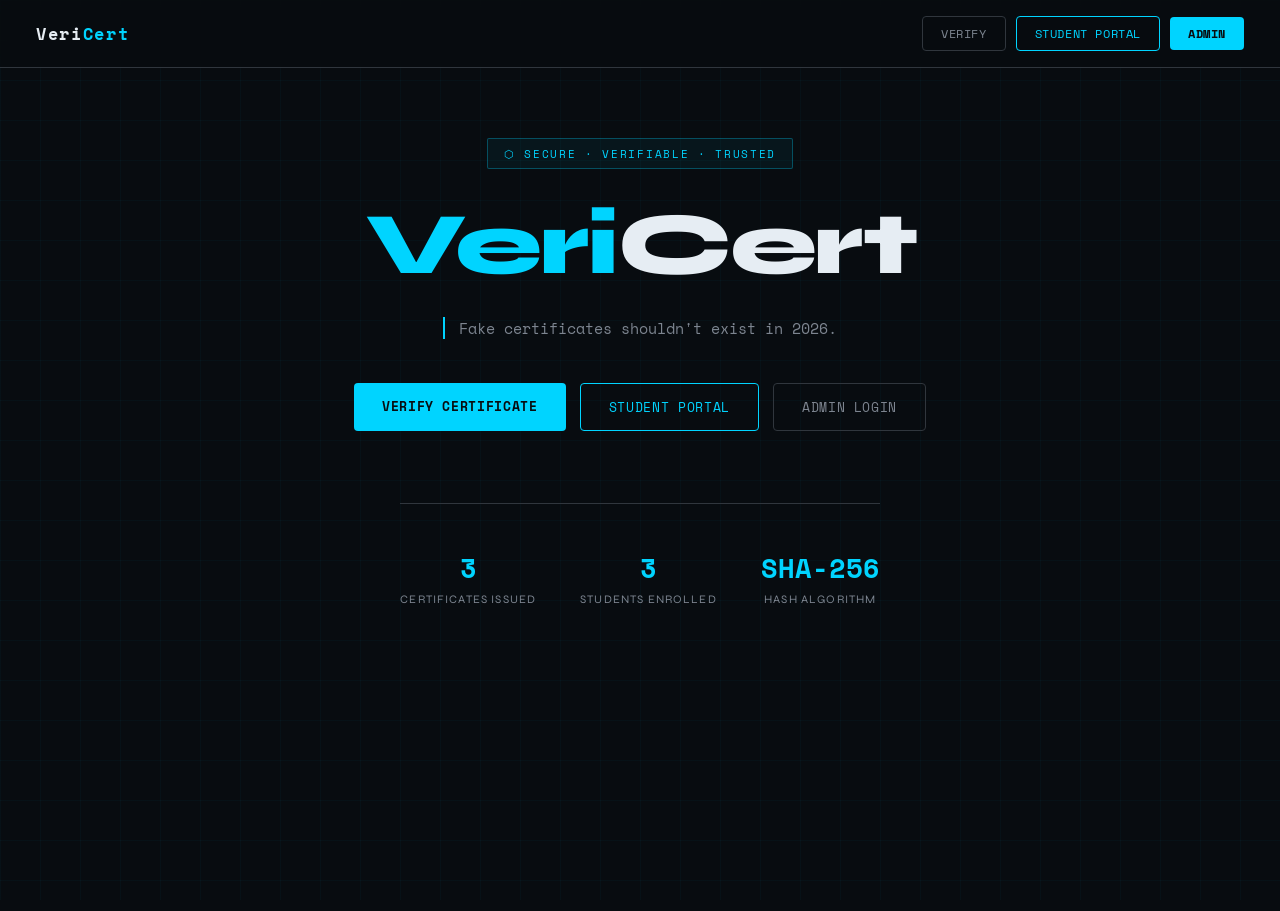
<file: index.html>
<!DOCTYPE html>
<html lang="en">
<head>
  <meta charset="UTF-8" />
  <meta name="viewport" content="width=device-width, initial-scale=1.0" />
  <title>VeriCert – Secure Digital Certificate Verification</title>
  <link rel="stylesheet" href="css/style.css" />
</head>
<body>

<nav>
  <a class="logo" href="index.html"><span>Veri</span>Cert</a>
  <div class="nav-links">
    <a class="btn btn-ghost"          href="verify.html">Verify</a>
    <a class="btn btn-outline-accent" href="login.html?role=student">Student Portal</a>
    <a class="btn btn-primary"        href="login.html?role=admin">Admin</a>
  </div>
</nav>

<div class="page-wrap">
  <section class="hero" style="flex:1;display:flex;flex-direction:column;align-items:center;justify-content:center;padding:70px 24px;text-align:center;">
    <div class="hero-badge">⬡ Secure · Verifiable · Trusted</div>

    <h1 style="font-size:clamp(3rem,8vw,5.5rem);font-weight:800;line-height:1;letter-spacing:-.03em;margin-bottom:6px;">
      <span style="color:var(--accent)">Veri</span>Cert
    </h1>

    <p style="font-family:var(--mono);font-size:clamp(.82rem,2vw,.95rem);color:var(--muted);margin:22px 0 44px;max-width:460px;border-left:2px solid var(--accent);padding-left:14px;text-align:left;">
      Fake certificates shouldn't exist in 2026.
    </p>

    <div class="hero-btns" style="display:flex;gap:14px;flex-wrap:wrap;justify-content:center;">
      <a class="btn btn-primary"        href="verify.html"            style="font-size:.82rem;padding:13px 28px;">Verify Certificate</a>
      <a class="btn btn-outline-accent" href="login.html?role=student" style="font-size:.82rem;padding:13px 28px;">Student Portal</a>
      <a class="btn btn-ghost"          href="login.html?role=admin"   style="font-size:.82rem;padding:13px 28px;">Admin Login</a>
    </div>

    <div class="stats-row" style="display:flex;gap:44px;margin-top:72px;padding-top:44px;border-top:1px solid var(--border);flex-wrap:wrap;justify-content:center;">
      <div class="stat">
        <div class="stat-num" id="stat-issued" style="font-family:var(--mono);font-size:1.7rem;color:var(--accent);font-weight:700;">—</div>
        <div class="stat-label" style="font-size:.72rem;color:var(--muted);text-transform:uppercase;letter-spacing:.1em;margin-top:4px;">Certificates Issued</div>
      </div>
      <div class="stat">
        <div class="stat-num" id="stat-students" style="font-family:var(--mono);font-size:1.7rem;color:var(--accent);font-weight:700;">—</div>
        <div class="stat-label" style="font-size:.72rem;color:var(--muted);text-transform:uppercase;letter-spacing:.1em;margin-top:4px;">Students Enrolled</div>
      </div>
      <div class="stat">
        <div class="stat-num" style="font-family:var(--mono);font-size:1.7rem;color:var(--accent);font-weight:700;">SHA-256</div>
        <div class="stat-label" style="font-size:.72rem;color:var(--muted);text-transform:uppercase;letter-spacing:.1em;margin-top:4px;">Hash Algorithm</div>
      </div>
    </div>
  </section>
</div>

<script src="js/data.js"></script>
<script>
  document.getElementById('stat-issued').textContent   = getCerts().length;
  document.getElementById('stat-students').textContent = getStudents().length;
</script>
</body>
</html>
</file>
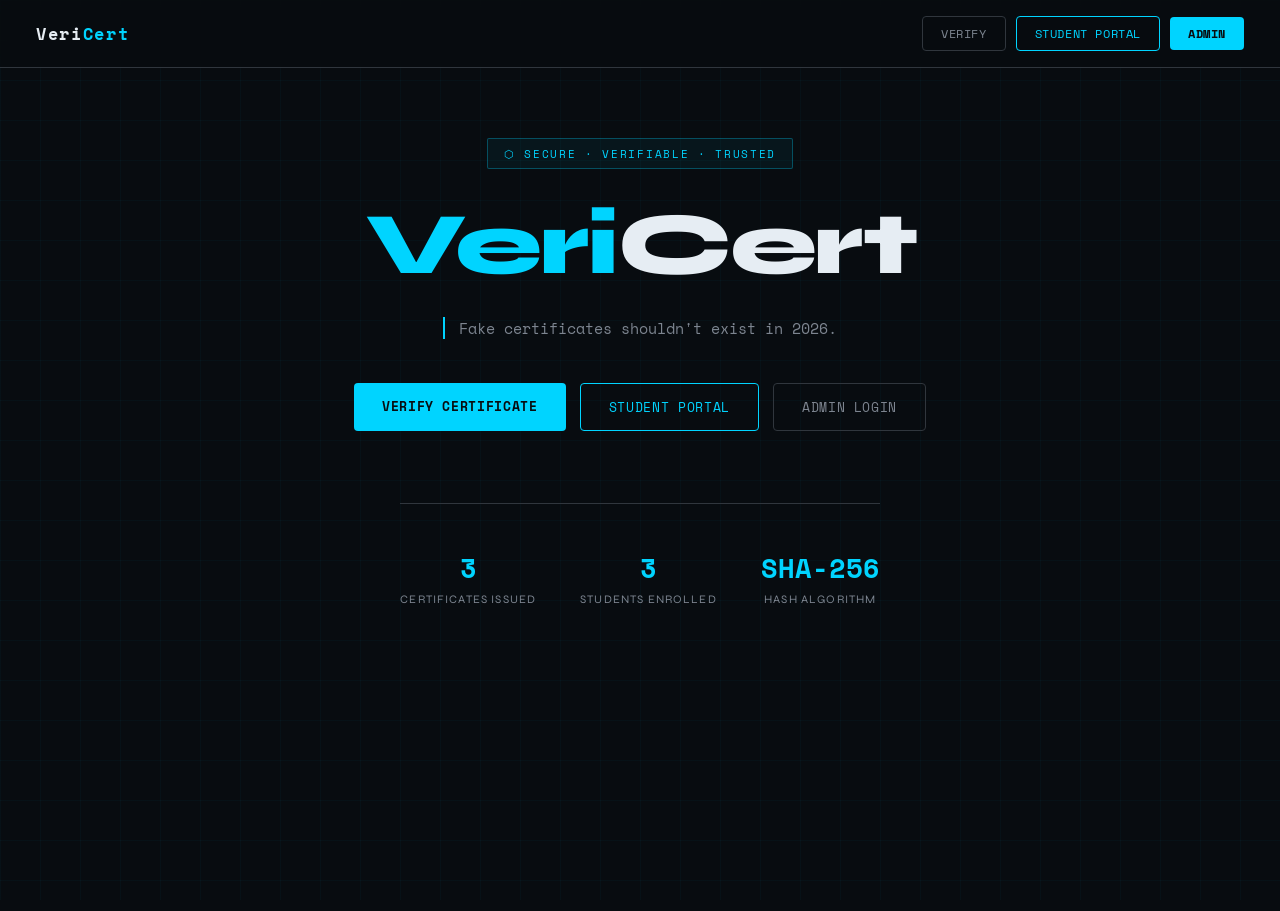
<file: HTML/index.html>
<!DOCTYPE html>
<html lang="en">
<head>
  <meta charset="UTF-8" />
  <meta name="viewport" content="width=device-width, initial-scale=1.0" />
  <title>VeriCert – Secure Digital Certificate Verification</title>
  <link rel="stylesheet" href="../css/style.css" />
</head>
<body>

<nav>
  <a class="logo" href="index.html"><span>Veri</span>Cert</a>
  <div class="nav-links">
    <a class="btn btn-ghost"          href="verify.html">Verify</a>
    <a class="btn btn-outline-accent" href="login.html?role=student">Student Portal</a>
    <a class="btn btn-primary"        href="login.html?role=admin">Admin</a>
  </div>
</nav>

<div class="page-wrap">
  <section class="hero" style="flex:1;display:flex;flex-direction:column;align-items:center;justify-content:center;padding:70px 24px;text-align:center;">
    <div class="hero-badge">⬡ Secure · Verifiable · Trusted</div>

    <h1 style="font-size:clamp(3rem,8vw,5.5rem);font-weight:800;line-height:1;letter-spacing:-.03em;margin-bottom:6px;">
      <span style="color:var(--accent)">Veri</span>Cert
    </h1>

    <p style="font-family:var(--mono);font-size:clamp(.82rem,2vw,.95rem);color:var(--muted);margin:22px 0 44px;max-width:460px;border-left:2px solid var(--accent);padding-left:14px;text-align:left;">
      Fake certificates shouldn't exist in 2026.
    </p>

    <div class="hero-btns" style="display:flex;gap:14px;flex-wrap:wrap;justify-content:center;">
      <a class="btn btn-primary"        href="verify.html"            style="font-size:.82rem;padding:13px 28px;">Verify Certificate</a>
      <a class="btn btn-outline-accent" href="login.html?role=student" style="font-size:.82rem;padding:13px 28px;">Student Portal</a>
      <a class="btn btn-ghost"          href="login.html?role=admin"   style="font-size:.82rem;padding:13px 28px;">Admin Login</a>
    </div>

    <div class="stats-row" style="display:flex;gap:44px;margin-top:72px;padding-top:44px;border-top:1px solid var(--border);flex-wrap:wrap;justify-content:center;">
      <div class="stat">
        <div class="stat-num" id="stat-issued" style="font-family:var(--mono);font-size:1.7rem;color:var(--accent);font-weight:700;">—</div>
        <div class="stat-label" style="font-size:.72rem;color:var(--muted);text-transform:uppercase;letter-spacing:.1em;margin-top:4px;">Certificates Issued</div>
      </div>
      <div class="stat">
        <div class="stat-num" id="stat-students" style="font-family:var(--mono);font-size:1.7rem;color:var(--accent);font-weight:700;">—</div>
        <div class="stat-label" style="font-size:.72rem;color:var(--muted);text-transform:uppercase;letter-spacing:.1em;margin-top:4px;">Students Enrolled</div>
      </div>
      <div class="stat">
        <div class="stat-num" style="font-family:var(--mono);font-size:1.7rem;color:var(--accent);font-weight:700;">SHA-256</div>
        <div class="stat-label" style="font-size:.72rem;color:var(--muted);text-transform:uppercase;letter-spacing:.1em;margin-top:4px;">Hash Algorithm</div>
      </div>
    </div>
  </section>
</div>

<script src="../js/data.js"></script>
<script>
  document.getElementById('stat-issued').textContent   = getCerts().length;
  document.getElementById('stat-students').textContent = getStudents().length;
</script>
</body>
</html>
</file>
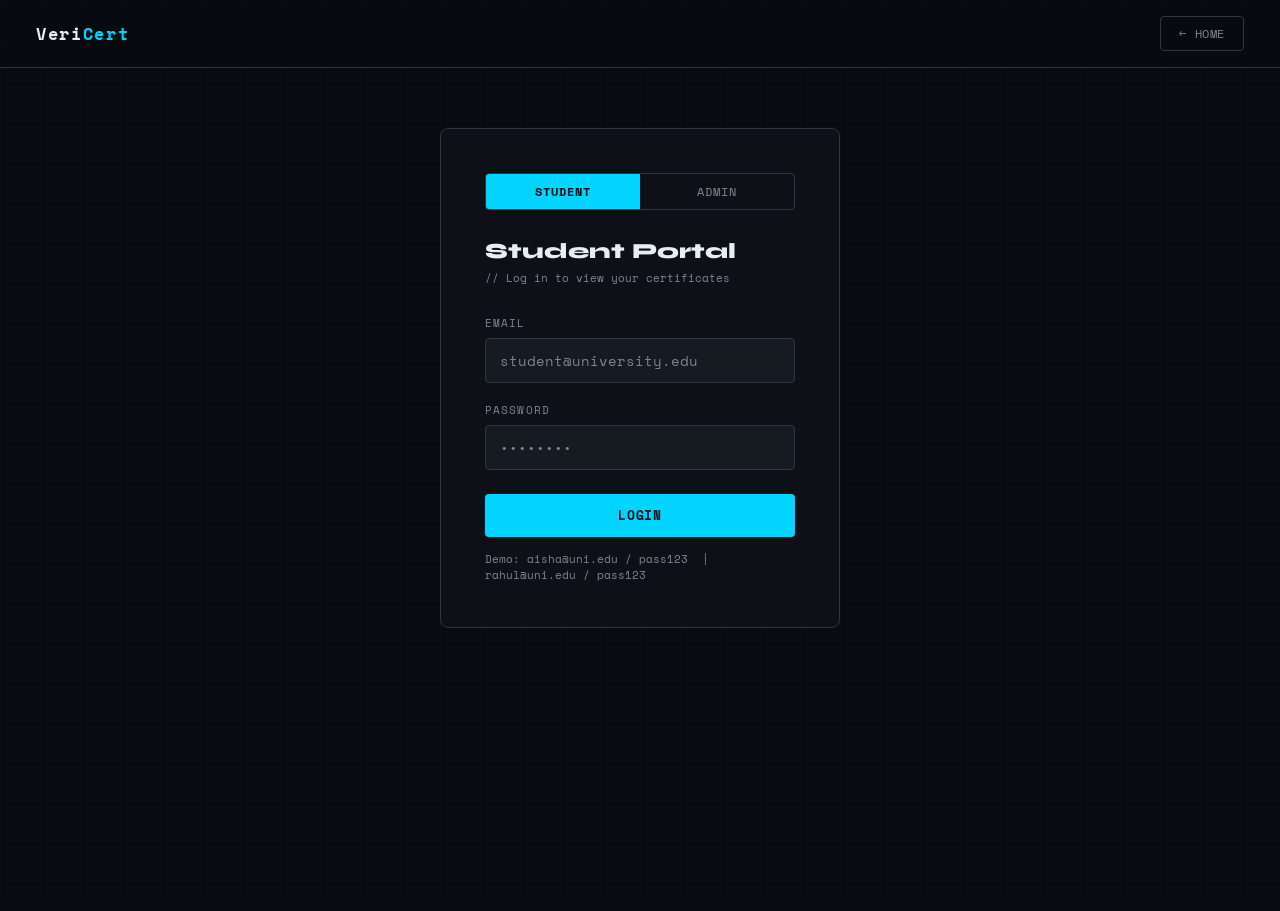
<file: login.html>
<!DOCTYPE html>
<html lang="en">
<head>
  <meta charset="UTF-8" />
  <meta name="viewport" content="width=device-width, initial-scale=1.0" />
  <title>Login – VeriCert</title>
  <link rel="stylesheet" href="css/style.css" />
</head>
<body>

<nav>
  <a class="logo" href="index.html"><span>Veri</span>Cert</a>
  <div class="nav-links">
    <a class="btn btn-ghost" href="index.html">← Home</a>
  </div>
</nav>

<div class="page-wrap">
  <div class="login-wrap">
    <div class="login-card">

      <!-- Role tabs -->
      <div class="login-tabs">
        <div class="ltab active" id="ltab-student" onclick="setMode('student')">Student</div>
        <div class="ltab"        id="ltab-admin"   onclick="setMode('admin')">Admin</div>
      </div>

      <h2 id="login-title">Student Portal</h2>
      <div class="sub" id="login-sub">// Log in to view your certificates</div>

      <div class="field" style="margin-top:20px;">
        <label>Email</label>
        <input type="email" id="login-email" placeholder="student@university.edu" />
      </div>
      <div class="field">
        <label>Password</label>
        <input type="password" id="login-pass" placeholder="••••••••" />
      </div>

      <button class="btn btn-primary btn-full" onclick="doLogin()">Login</button>

      <div class="err-msg"  id="login-err"></div>
      <div class="demo-hint" id="login-hint">
        Demo students: aisha@uni.edu / pass123 &nbsp;|&nbsp; rahul@uni.edu / pass123
      </div>

    </div>
  </div>
</div>

<script src="js/data.js"></script>
<script src="js/login.js"></script>
</body>
</html>
</file>
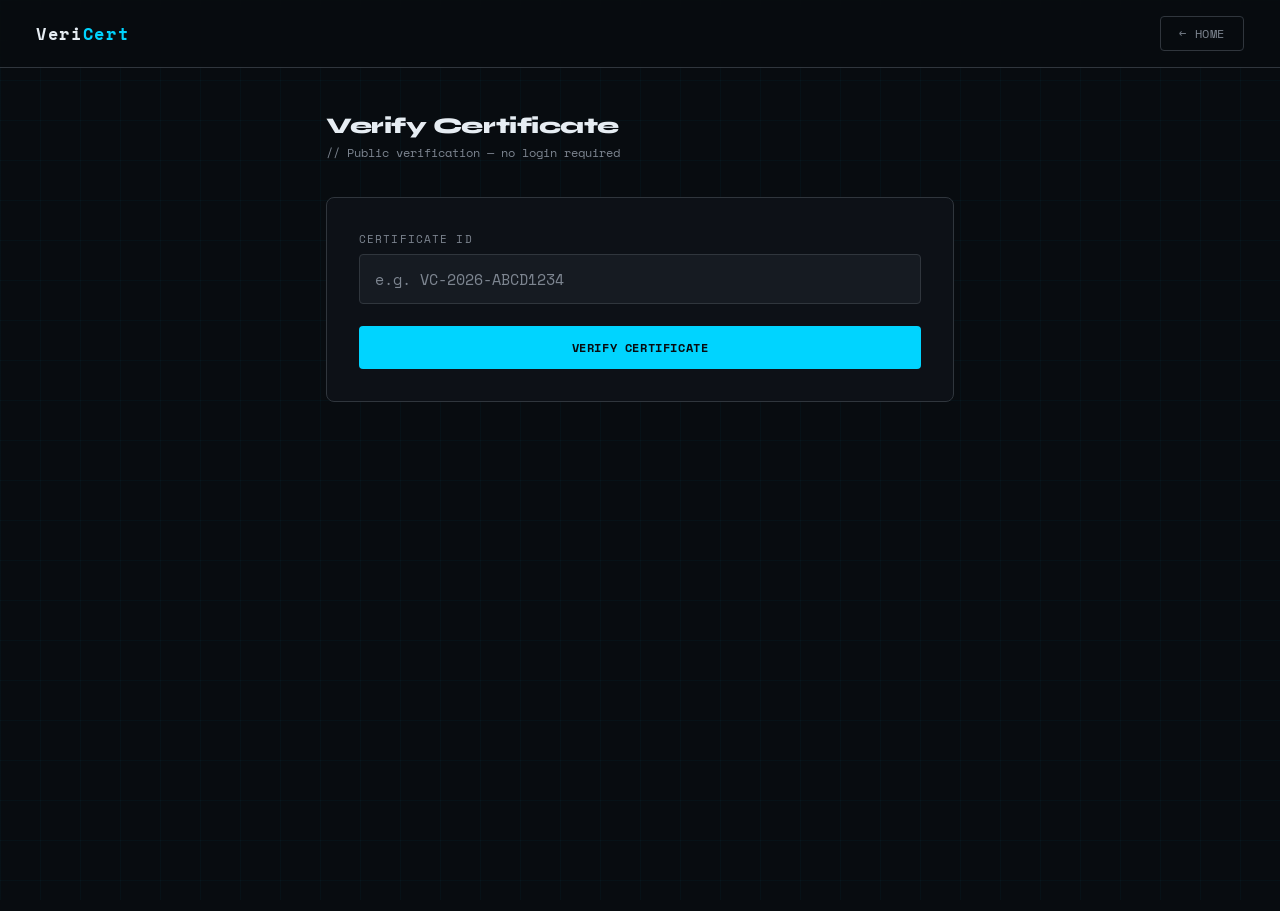
<file: verify.html>
<!DOCTYPE html>
<html lang="en">
<head>
  <meta charset="UTF-8" />
  <meta name="viewport" content="width=device-width, initial-scale=1.0" />
  <title>Verify Certificate – VeriCert</title>
  <link rel="stylesheet" href="css/style.css" />
</head>
<body>

<nav>
  <a class="logo" href="index.html"><span>Veri</span>Cert</a>
  <div class="nav-links">
    <a class="btn btn-ghost" href="index.html">← Home</a>
  </div>
</nav>

<div class="page-wrap">
  <div class="content">
    <div class="page-title">Verify Certificate</div>
    <div class="page-sub">// Public verification — no login required</div>

    <div class="verify-card">
      <div class="field">
        <label>Certificate ID</label>
        <input type="text" id="verify-input" placeholder="e.g. VC-2026-ABCD1234" autocomplete="off" />
      </div>
      <button class="btn btn-primary" style="width:100%;padding:13px;" onclick="doVerify()">
        Verify Certificate
      </button>
    </div>

    <div id="verify-result"></div>
  </div>
</div>

<script src="js/data.js"></script>
<script src="js/verify.js"></script>
</body>
</html>
</file>
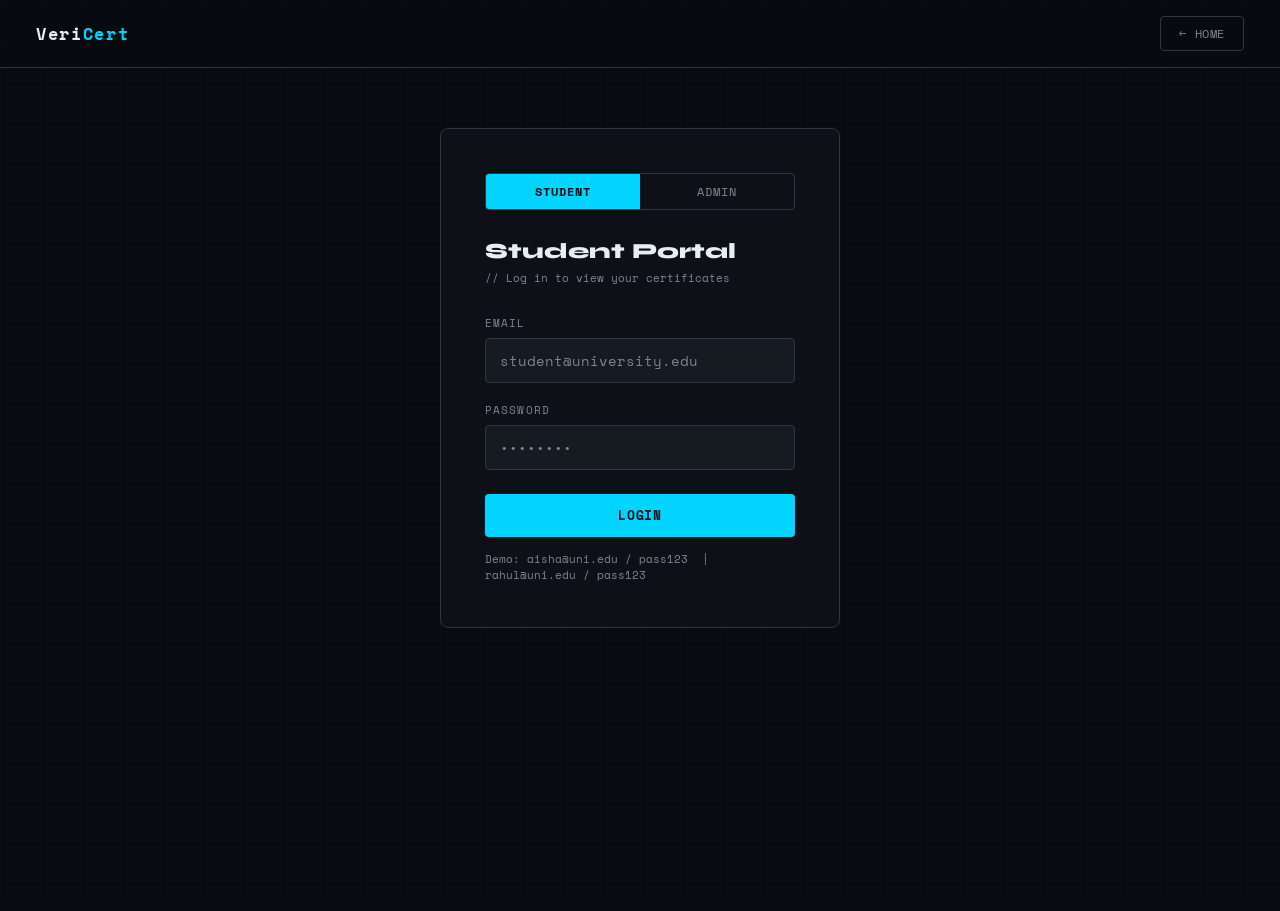
<file: HTML/login.html>
<!DOCTYPE html>
<html lang="en">
<head>
  <meta charset="UTF-8" />
  <meta name="viewport" content="width=device-width, initial-scale=1.0" />
  <title>Login – VeriCert</title>
  <link rel="stylesheet" href="../css/style.css" />
</head>
<body>

<nav>
  <a class="logo" href="index.html"><span>Veri</span>Cert</a>
  <div class="nav-links">
    <a class="btn btn-ghost" href="index.html">← Home</a>
  </div>
</nav>

<div class="page-wrap">
  <div class="login-wrap">
    <div class="login-card">

      <!-- Role tabs -->
      <div class="login-tabs">
        <div class="ltab active" id="ltab-student" onclick="setMode('student')">Student</div>
        <div class="ltab"        id="ltab-admin"   onclick="setMode('admin')">Admin</div>
      </div>

      <h2 id="login-title">Student Portal</h2>
      <div class="sub" id="login-sub">// Log in to view your certificates</div>

      <div class="field" style="margin-top:20px;">
        <label>Email</label>
        <input type="email" id="login-email" placeholder="student@university.edu" />
      </div>
      <div class="field">
        <label>Password</label>
        <input type="password" id="login-pass" placeholder="••••••••" />
      </div>

      <button class="btn btn-primary btn-full" onclick="doLogin()">Login</button>

      <div class="err-msg"  id="login-err"></div>
      <div class="demo-hint" id="login-hint">
        Demo students: aisha@uni.edu / pass123 &nbsp;|&nbsp; rahul@uni.edu / pass123
      </div>

    </div>
  </div>
</div>

<script src="../js/data.js"></script>
<script src="../js/login.js"></script>
</body>
</html>
</file>
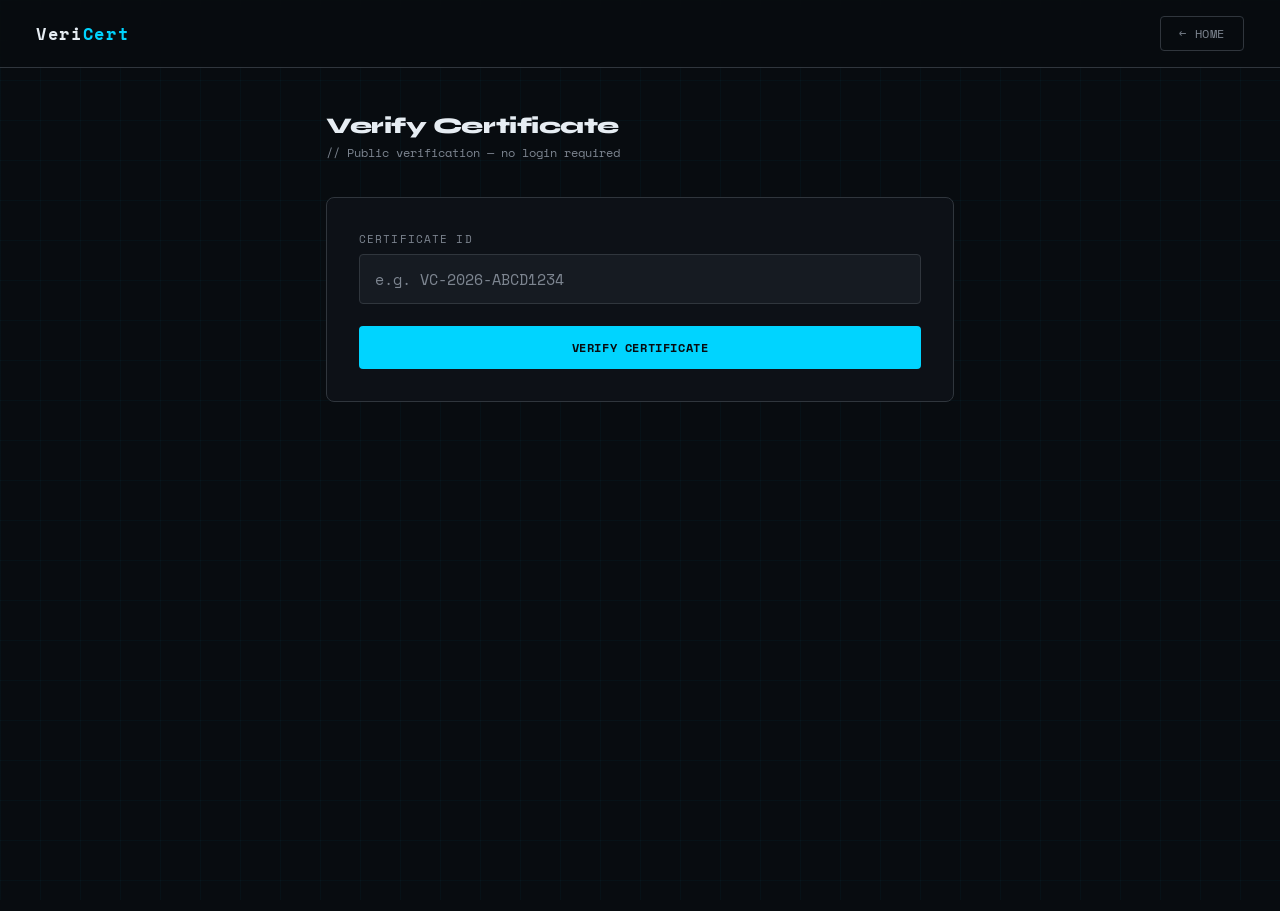
<file: HTML/verify.html>
<!DOCTYPE html>
<html lang="en">
<head>
  <meta charset="UTF-8" />
  <meta name="viewport" content="width=device-width, initial-scale=1.0" />
  <title>Verify Certificate – VeriCert</title>
  <link rel="stylesheet" href="../css/style.css" />
</head>
<body>

<nav>
  <a class="logo" href="index.html"><span>Veri</span>Cert</a>
  <div class="nav-links">
    <a class="btn btn-ghost" href="index.html">← Home</a>
  </div>
</nav>

<div class="page-wrap">
  <div class="content">
    <div class="page-title">Verify Certificate</div>
    <div class="page-sub">// Public verification — no login required</div>

    <div class="verify-card">
      <div class="field">
        <label>Certificate ID</label>
        <input type="text" id="verify-input" placeholder="e.g. VC-2026-ABCD1234" autocomplete="off" />
      </div>
      <button class="btn btn-primary" style="width:100%;padding:13px;" onclick="doVerify()">
        Verify Certificate
      </button>
    </div>

    <div id="verify-result"></div>
  </div>
</div>

<script src="../js/data.js"></script>
<script src="../js/verify.js"></script>
</body>
</html>
</file>
<file: css/style.css>
/* = VeriCert – Global Stylesheet = */

@import url('https://fonts.googleapis.com/css2?family=Space+Mono:wght@400;700&family=Syne:wght@400;600;700;800&display=swap');

/* ─ TOKENS ─*/
:root {
  --bg:       #080c10;
  --surface:  #0d1117;
  --surface2: #161b22;
  --surface3: #1c2330;
  --border:   #30363d;
  --accent:   #00d4ff;
  --accent2:  #7c3aed;
  --valid:    #22c55e;
  --revoked:  #ef4444;
  --warn:     #f59e0b;
  --text:     #e6edf3;
  --muted:    #7d8590;
  --mono:     'Space Mono', monospace;
  --sans:     'Syne', sans-serif;
}

/*  RESET  */
*, *::before, *::after { margin: 0; padding: 0; box-sizing: border-box; }

body {
  background: var(--bg);
  color: var(--text);
  font-family: var(--sans);
  min-height: 100vh;
  overflow-x: hidden;
}

/* Animated grid background */
body::before {
  content: '';
  position: fixed; inset: 0;
  background-image:
    linear-gradient(rgba(0,212,255,0.03) 1px, transparent 1px),
    linear-gradient(90deg, rgba(0,212,255,0.03) 1px, transparent 1px);
  background-size: 40px 40px;
  pointer-events: none;
  z-index: 0;
}

/*  NAV  */
nav {
  display: flex;
  align-items: center;
  justify-content: space-between;
  padding: 16px 36px;
  border-bottom: 1px solid var(--border);
  background: rgba(8,12,16,0.85);
  backdrop-filter: blur(12px);
  position: sticky;
  top: 0;
  z-index: 100;
}
.logo { font-family: var(--mono); font-size: 1.05rem; font-weight: 700; letter-spacing: .1em; color: var(--accent); text-decoration: none; }
.logo span { color: var(--text); }
.nav-links { display: flex; gap: 10px; align-items: center; }

/*  BUTTONS  */
.btn {
  font-family: var(--mono);
  font-size: .75rem;
  letter-spacing: .05em;
  padding: 8px 18px;
  border-radius: 4px;
  cursor: pointer;
  border: none;
  transition: all .2s;
  text-transform: uppercase;
  text-decoration: none;
  display: inline-block;
}
.btn-ghost         { background: transparent; border: 1px solid var(--border); color: var(--muted); }
.btn-ghost:hover   { border-color: var(--accent); color: var(--accent); }
.btn-primary       { background: var(--accent); color: var(--bg); font-weight: 700; }
.btn-primary:hover { background: #33ddff; box-shadow: 0 0 20px rgba(0,212,255,.4); }
.btn-success       { background: var(--valid); color: var(--bg); font-weight: 700; }
.btn-success:hover { background: #16a34a; }
.btn-danger        { background: var(--revoked); color: #fff; }
.btn-danger:hover  { background: #dc2626; }
.btn-purple        { background: var(--accent2); color: #fff; font-weight: 700; }
.btn-purple:hover  { background: #6d28d9; }
.btn-outline-accent { background: transparent; border: 1px solid var(--accent); color: var(--accent); }
.btn-outline-accent:hover { background: rgba(0,212,255,.1); }
.btn-sm { padding: 5px 12px; font-size: .7rem; }
.btn-full { width: 100%; padding: 12px; font-size: .8rem; margin-top: 6px; }

/*  FORMS  */
.field { margin-bottom: 18px; }
label {
  display: block;
  font-family: var(--mono);
  font-size: .7rem;
  color: var(--muted);
  text-transform: uppercase;
  letter-spacing: .1em;
  margin-bottom: 7px;
}
input, select {
  width: 100%;
  background: var(--surface2);
  border: 1px solid var(--border);
  color: var(--text);
  font-family: var(--mono);
  font-size: .88rem;
  padding: 11px 14px;
  border-radius: 4px;
  outline: none;
  transition: border .2s;
}
input:focus, select:focus { border-color: var(--accent); box-shadow: 0 0 0 3px rgba(0,212,255,.08); }
input::placeholder { color: var(--muted); }
input[readonly] { background: var(--surface3); cursor: default; }
.form-row { display: grid; grid-template-columns: 1fr 1fr; gap: 14px; }
.form-card { background: var(--surface); border: 1px solid var(--border); border-radius: 8px; padding: 26px; max-width: 560px; }

/*  STATUS BADGES  */
.status-badge {
  font-family: var(--mono);
  font-size: .68rem;
  font-weight: 700;
  letter-spacing: .12em;
  padding: 4px 11px;
  border-radius: 2px;
  text-transform: uppercase;
}
.badge-valid    { background: var(--valid); color: var(--bg); }
.badge-revoked  { background: var(--revoked); color: #fff; }
.badge-notfound { background: var(--muted); color: var(--bg); }

.tbl-status { font-size: .65rem; font-weight: 700; padding: 3px 9px; border-radius: 2px; text-transform: uppercase; letter-spacing: .1em; }
.tbl-valid   { background: rgba(34,197,94,.15);  color: var(--valid); }
.tbl-revoked { background: rgba(239,68,68,.15); color: var(--revoked); }

/*  TABLES  */
.table-wrap { overflow-x: auto; }
table { width: 100%; border-collapse: collapse; font-family: var(--mono); font-size: .75rem; }
thead tr { border-bottom: 1px solid var(--border); }
th { text-align: left; padding: 9px 13px; color: var(--muted); text-transform: uppercase; letter-spacing: .08em; font-size: .65rem; font-weight: 700; }
td { padding: 11px 13px; border-bottom: 1px solid rgba(48,54,61,.5); vertical-align: middle; }
tr:hover td { background: rgba(22,27,34,.5); }
.td-actions { display: flex; gap: 6px; flex-wrap: wrap; }

/*  PAGE CHROME  */
.page-wrap { position: relative; z-index: 1; min-height: calc(100vh - 57px); }
.content { padding: 44px 36px; max-width: 700px; margin: 0 auto; width: 100%; }
.wide-content { padding: 32px 36px; max-width: 960px; margin: 0 auto; width: 100%; }
.page-title { font-size: 1.4rem; font-weight: 800; letter-spacing: -.02em; margin-bottom: 5px; }
.page-sub { font-family: var(--mono); font-size: .72rem; color: var(--muted); margin-bottom: 36px; }
.section-title { font-size: 1.15rem; font-weight: 800; margin-bottom: 4px; }
.section-sub { font-family: var(--mono); font-size: .7rem; color: var(--muted); margin-bottom: 26px; }

/*  DASHBOARD LAYOUT  */
.dash-layout { display: flex; min-height: calc(100vh - 57px); }
.sidebar {
  width: 210px;
  background: var(--surface);
  border-right: 1px solid var(--border);
  padding: 20px 14px;
  flex-shrink: 0;
}
.sidebar-label { font-family: var(--mono); font-size: .62rem; color: var(--muted); text-transform: uppercase; letter-spacing: .12em; padding: 7px 11px; margin-top: 6px; }
.nav-item {
  display: flex; align-items: center; gap: 9px;
  padding: 9px 11px; border-radius: 4px;
  font-family: var(--mono); font-size: .75rem;
  cursor: pointer; color: var(--muted);
  transition: all .15s;
  text-decoration: none;
}
.nav-item:hover { background: var(--surface2); color: var(--text); }
.nav-item.active { background: rgba(0,212,255,.1); color: var(--accent); border-left: 2px solid var(--accent); }
.nav-item .icon { width: 17px; font-size: .9rem; }
.dash-main { flex: 1; padding: 32px; overflow-y: auto; }
.dash-section { display: none; }
.dash-section.active { display: block; }

/*  TABS  */
.tabs { display: flex; border-bottom: 1px solid var(--border); margin-bottom: 28px; }
.tab {
  font-family: var(--mono); font-size: .72rem;
  padding: 10px 22px; cursor: pointer; color: var(--muted);
  text-transform: uppercase; letter-spacing: .08em;
  border-bottom: 2px solid transparent;
  transition: all .2s; margin-bottom: -1px;
}
.tab.active { color: var(--accent); border-bottom-color: var(--accent); }
.tab-panel { display: none; }
.tab-panel.active { display: block; }

/* Login tabs */
.login-tabs { display: flex; margin-bottom: 28px; border: 1px solid var(--border); border-radius: 4px; overflow: hidden; }
.ltab { flex: 1; padding: 9px; text-align: center; font-family: var(--mono); font-size: .72rem; cursor: pointer; color: var(--muted); text-transform: uppercase; letter-spacing: .08em; transition: all .2s; }
.ltab.active { background: var(--accent); color: var(--bg); font-weight: 700; }

/*  RESULT CARDS  */
.result-card { border-radius: 8px; padding: 26px 28px; margin-top: 22px; border: 1px solid; animation: slideIn .3s ease; }
@keyframes slideIn { from { opacity: 0; transform: translateY(8px) } to { opacity: 1; transform: translateY(0) } }
.result-valid    { background: rgba(34,197,94,.08);   border-color: rgba(34,197,94,.4); }
.result-revoked  { background: rgba(239,68,68,.08);   border-color: rgba(239,68,68,.4); }
.result-notfound { background: rgba(125,133,144,.08); border-color: rgba(125,133,144,.3); }
.result-header { display: flex; align-items: center; gap: 12px; margin-bottom: 18px; }
.result-title  { font-size: 1.05rem; font-weight: 700; }
.result-grid   { display: grid; grid-template-columns: 1fr 1fr; gap: 14px; }
.result-field label { font-size: .66rem; }
.result-field .val { font-family: var(--mono); font-size: .82rem; color: var(--text); margin-top: 3px; }
.cert-id-display { font-family: var(--mono); font-size: .7rem; color: var(--muted); margin-top: 14px; padding-top: 14px; border-top: 1px solid var(--border); word-break: break-all; }

/*  LOGIN CARD  */
.login-wrap { display: flex; align-items: center; justify-content: center; padding: 60px 24px; }
.login-card {
  background: var(--surface);
  border: 1px solid var(--border);
  border-radius: 8px;
  padding: 44px;
  width: 100%;
  max-width: 400px;
}
.login-card h2 { font-size: 1.35rem; font-weight: 800; margin-bottom: 5px; }
.login-card .sub { font-family: var(--mono); font-size: .7rem; color: var(--muted); margin-bottom: 28px; }
.err-msg  { font-family: var(--mono); font-size: .72rem; color: var(--revoked); margin-top: 10px; display: none; }
.demo-hint { margin-top: 14px; font-family: var(--mono); font-size: .68rem; color: var(--muted); }

/*  CERT CARDS (student portal)  */
.cert-card {
  background: var(--surface);
  border: 1px solid var(--border);
  border-radius: 8px;
  padding: 22px 24px;
  margin-bottom: 14px;
  display: flex;
  align-items: center;
  justify-content: space-between;
  gap: 16px;
  flex-wrap: wrap;
  transition: border .2s;
}
.cert-card:hover { border-color: rgba(0,212,255,.3); }
.cert-card-title { font-size: .95rem; font-weight: 700; }
.cert-card-meta  { font-family: var(--mono); font-size: .7rem; color: var(--muted); margin-top: 3px; }
.cert-card-right { display: flex; align-items: center; gap: 10px; flex-wrap: wrap; }

/*  CATALOGUE GRID  */
.cat-grid { display: grid; grid-template-columns: repeat(auto-fill, minmax(240px,1fr)); gap: 16px; }
.cat-card {
  background: var(--surface);
  border: 1px solid var(--border);
  border-radius: 8px;
  padding: 22px;
  transition: all .2s;
}
.cat-card:hover { border-color: rgba(0,212,255,.4); transform: translateY(-2px); }
.cat-icon  { font-size: 1.8rem; margin-bottom: 12px; }
.cat-title { font-size: .95rem; font-weight: 700; margin-bottom: 5px; }
.cat-inst  { font-family: var(--mono); font-size: .68rem; color: var(--muted); margin-bottom: 10px; }
.cat-desc  { font-size: .8rem; color: var(--muted); line-height: 1.5; margin-bottom: 14px; }
.cat-tag     { display: inline-block; font-family: var(--mono); font-size: .62rem; padding: 3px 9px; border-radius: 2px; background: rgba(0,212,255,.1); color: var(--accent); border: 1px solid rgba(0,212,255,.2); }
.owned-badge { display: inline-block; font-family: var(--mono); font-size: .62rem; padding: 3px 9px; border-radius: 2px; background: rgba(34,197,94,.1); color: var(--valid); border: 1px solid rgba(34,197,94,.2); }

/*  VERIFY PAGE  */
.verify-card { background: var(--surface); border: 1px solid var(--border); border-radius: 8px; padding: 32px; margin-bottom: 22px; }
.verify-card .field { margin-bottom: 22px; }
.verify-card input { font-size: .95rem; padding: 13px 15px; }

/*  EMPTY STATE  */
.empty-state { text-align: center; padding: 52px 24px; color: var(--muted); }
.empty-icon  { font-size: 2.5rem; margin-bottom: 12px; opacity: .4; }
.empty-msg   { font-family: var(--mono); font-size: .78rem; }

/*  QR MODAL  */
.modal-overlay {
  position: fixed; inset: 0;
  background: rgba(0,0,0,.8);
  z-index: 200;
  display: none;
  align-items: center;
  justify-content: center;
}
.modal-overlay.open { display: flex; }
.modal-box {
  background: var(--surface);
  border: 1px solid var(--border);
  border-radius: 8px;
  padding: 32px;
  text-align: center;
  max-width: 300px;
  width: 100%;
}
.modal-box h3 { font-size: .95rem; font-weight: 800; margin-bottom: 4px; }
.modal-box p  { font-family: var(--mono); font-size: .7rem; color: var(--muted); margin-bottom: 18px; }
#qr-output { display: flex; justify-content: center; margin-bottom: 18px; }
#qr-output canvas, #qr-output img { border: 4px solid #fff; border-radius: 4px; }
.modal-id    { font-family: var(--mono); font-size: .72rem; color: var(--accent); margin-bottom: 18px; word-break: break-all; }
.modal-close { background: var(--surface2); border: 1px solid var(--border); color: var(--muted); font-family: var(--mono); font-size: .72rem; padding: 7px 18px; border-radius: 4px; cursor: pointer; }
.modal-close:hover { color: var(--text); }

/*  TOAST  */
.toast {
  position: fixed; bottom: 26px; right: 26px;
  background: var(--surface2);
  border: 1px solid var(--accent);
  color: var(--accent);
  font-family: var(--mono);
  font-size: .75rem;
  padding: 11px 20px;
  border-radius: 4px;
  z-index: 300;
  opacity: 0;
  transform: translateY(8px);
  transition: all .3s;
  pointer-events: none;
}
.toast.show { opacity: 1; transform: translateY(0); }

/*  RESPONSIVE  */
@media(max-width: 640px) {
  nav { padding: 12px 18px; }
  .content, .wide-content { padding: 24px 18px; }
  .result-grid, .form-row { grid-template-columns: 1fr; }
  .dash-layout { flex-direction: column; }
  .sidebar { width: 100%; min-height: auto; display: flex; flex-wrap: wrap; gap: 4px; padding: 10px; }
  .sidebar-label { display: none; }
  .dash-main { padding: 18px; }
  .cat-grid { grid-template-columns: 1fr; }
}
.hero-badge {
    font-family: var(--mono); font-size: 0.7rem; letter-spacing: 0.15em; color: var(--accent);
    border: 1px solid rgba(0,212,255,0.3); padding: 6px 16px; border-radius: 2px;
    margin-bottom: 32px; text-transform: uppercase;
    background: rgba(0,212,255,0.05);
  }
</file>
